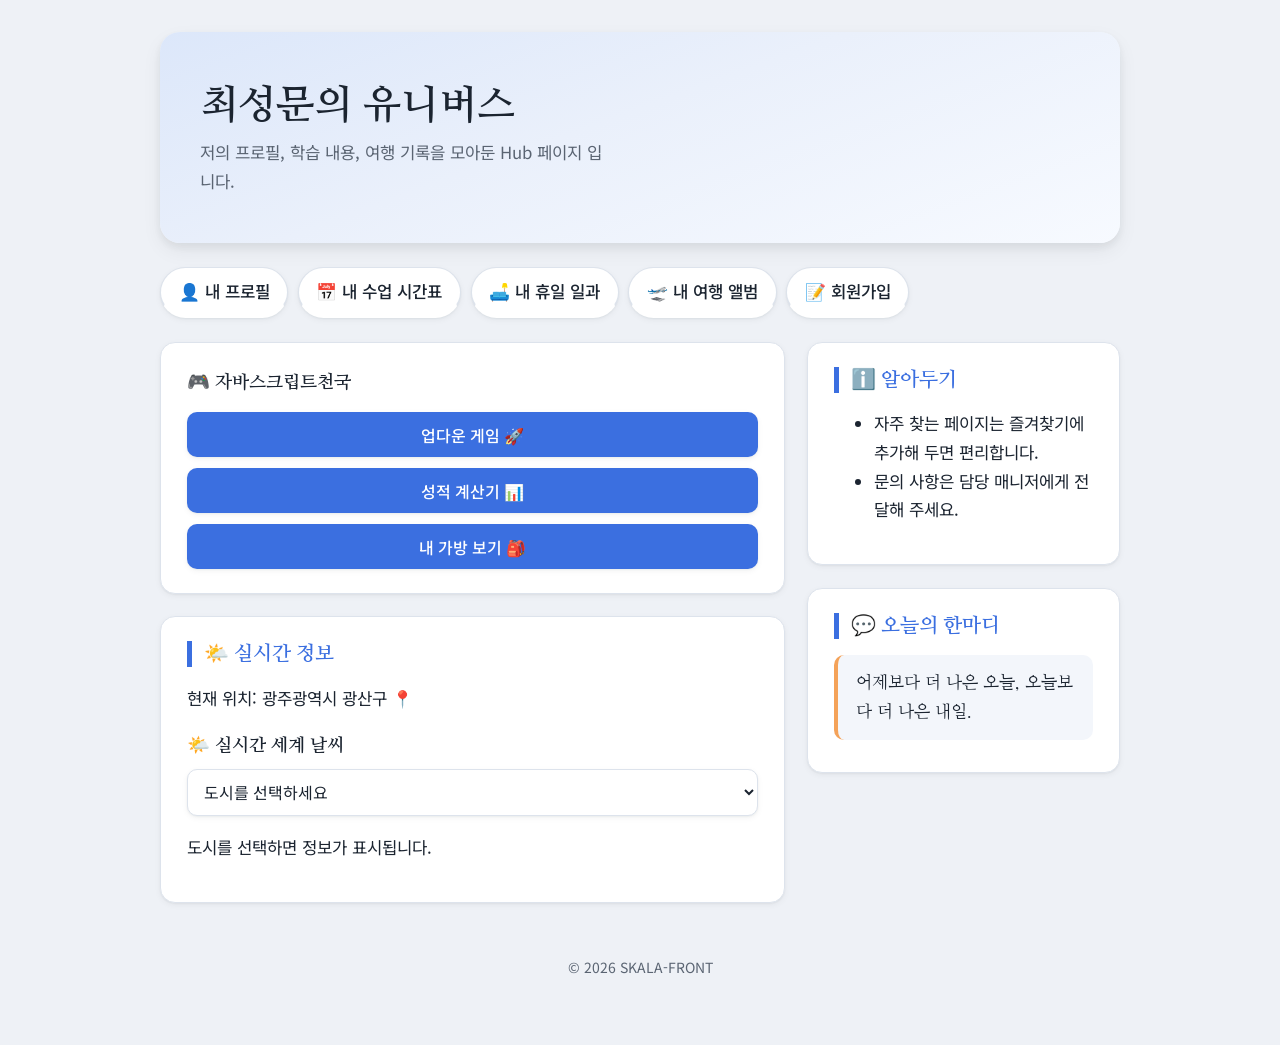
<file: html/index.html>
<!doctype html>
<html lang="ko">
  <head>
    <meta charset="UTF-8" />
    <meta name="viewport" content="width=device-width, initial-scale=1.0" />
    <title>Personal Hub</title>
    <link rel="preconnect" href="https://fonts.googleapis.com" />
    <link rel="preconnect" href="https://fonts.gstatic.com" crossorigin />
    <link
      href="https://fonts.googleapis.com/css2?family=Nanum+Myeongjo:wght@400;700&family=Noto+Sans+KR:wght@400;500;700&display=swap"
      rel="stylesheet"
    />
    <link rel="stylesheet" href="../css/style.css" />
  </head>
  <body>
    <div class="container">
      <header class="site-header">
        <h1>최성문의 유니버스</h1>
        <p>저의 프로필, 학습 내용, 여행 기록을 모아둔 Hub 페이지 입니다.</p>
      </header>

      <nav class="site-nav" aria-label="주요 메뉴">
        <ul>
          <li><a href="myProfile.html">👤 내 프로필</a></li>
          <li><a href="myClass.html">📅 내 수업 시간표</a></li>
          <li><a href="holiday.html">🛋️ 내 휴일 일과</a></li>
          <li><a href="myTrip.html">🛫 내 여행 앨범</a></li>
          <li><a href="signUp.html">📝 회원가입</a></li>
        </ul>
      </nav>

      <div class="content-layout">
        <main class="site-main">
          <article class="card">
            <section class="game-area">
              <h3>🎮 자바스크립트천국</h3>
              <button class="btn-submit" onclick="startGame()">
                업다운 게임 🚀
              </button>
              <button class="btn-submit" onclick="checkGrade()">
                성적 계산기 📊
              </button>
              <button class="btn-submit" onclick="showMyBag()">
                내 가방 보기 🎒
              </button>
            </section>
          </article>
          <article class="card">
            <h2>🌤️ 실시간 정보</h2>
            <p>현재 위치: 광주광역시 광산구 📍</p>
            <section>
              <h3>🌤️ 실시간 세계 날씨</h3>
              <select id="city-select">
                <option value="none">도시를 선택하세요</option>
                <option value="37.56,126.97">대한민국 서울 🇰🇷</option>
                <option value="35.67,139.65">일본 도쿄 🇯🇵</option>
                <option value="48.85,2.35">프랑스 파리 🇫🇷</option>
                <option value="custom">✏️ 직접 입력</option>
              </select>

              <!-- 직접 입력 모드에서만 쓰는 입력칸/버튼: 처음엔 hidden으로 숨김 -->
              <input
                type="text"
                id="city-input"
                placeholder="도시 이름 입력"
                hidden
              />
              <button type="button" id="search-btn" hidden>조회</button>

              <div id="weather-box">
                <p>도시를 선택하면 정보가 표시됩니다.</p>
              </div>
            </section>
          </article>
        </main>

        <aside class="site-aside" aria-label="부가 정보">
          <section>
            <h2>ℹ️ 알아두기</h2>
            <ul>
              <li>자주 찾는 페이지는 즐겨찾기에 추가해 두면 편리합니다.</li>
              <li>문의 사항은 담당 매니저에게 전달해 주세요.</li>
            </ul>
          </section>

          <section>
            <h2>💬 오늘의 한마디</h2>
            <blockquote>
              어제보다 더 나은 오늘, 오늘보다 더 나은 내일.
            </blockquote>
          </section>
        </aside>
      </div>

      <footer class="site-footer">
        <p><small>© 2026 SKALA-FRONT</small></p>
      </footer>
    </div>
    <script src="../script/upDown.js"></script>
    <script src="../script/grade.js"></script>
    <script src="../script/bag.js"></script>
    <script type="module" src="../script/realtimeInfo.js"></script>
  </body>
</html>
</file>
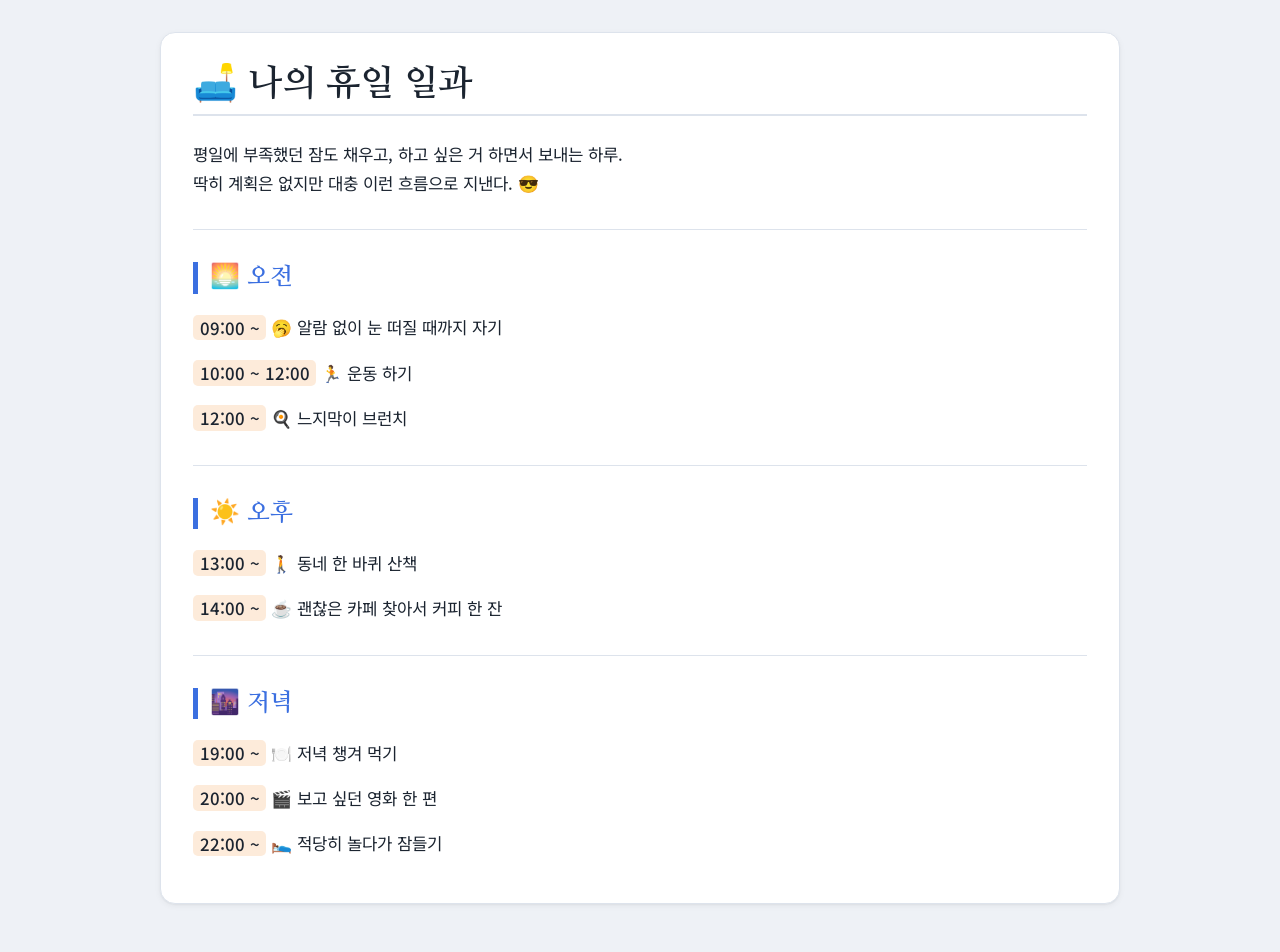
<file: html/holiday.html>
<!doctype html>
<html lang="ko">
  <head>
    <meta charset="UTF-8" />
    <meta name="viewport" content="width=device-width, initial-scale=1.0" />
    <title>Holiday</title>
    <link rel="preconnect" href="https://fonts.googleapis.com" />
    <link rel="preconnect" href="https://fonts.gstatic.com" crossorigin />
    <link
      href="https://fonts.googleapis.com/css2?family=Nanum+Myeongjo:wght@400;700&family=Noto+Sans+KR:wght@400;500;700&display=swap"
      rel="stylesheet"
    />
    <link rel="stylesheet" href="../css/style.css" />
  </head>
  <body>
    <div class="container">
      <main class="site-main">
        <h1>🛋️ 나의 휴일 일과</h1>
        <p>
          평일에 부족했던 잠도 채우고, 하고 싶은 거 하면서 보내는 하루.<br />
          딱히 계획은 없지만 대충 이런 흐름으로 지낸다. 😎
        </p>
        <hr />

        <h2>🌅 오전</h2>
        <p><mark>09:00 ~</mark> 🥱 알람 없이 눈 떠질 때까지 자기</p>
        <p><mark>10:00 ~ 12:00</mark> 🏃 운동 하기</p>
        <p><mark>12:00 ~</mark> 🍳 느지막이 브런치</p>

        <hr />
        <h2>☀️ 오후</h2>
        <p><mark>13:00 ~</mark> 🚶 동네 한 바퀴 산책</p>
        <p><mark>14:00 ~</mark> ☕ 괜찮은 카페 찾아서 커피 한 잔</p>

        <hr />
        <h2>🌆 저녁</h2>
        <p><mark>19:00 ~</mark> 🍽️ 저녁 챙겨 먹기</p>
        <p><mark>20:00 ~</mark> 🎬 보고 싶던 영화 한 편</p>
        <p><mark>22:00 ~</mark> 🛌 적당히 놀다가 잠들기</p>
      </main>
    </div>
  </body>
</html>
</file>
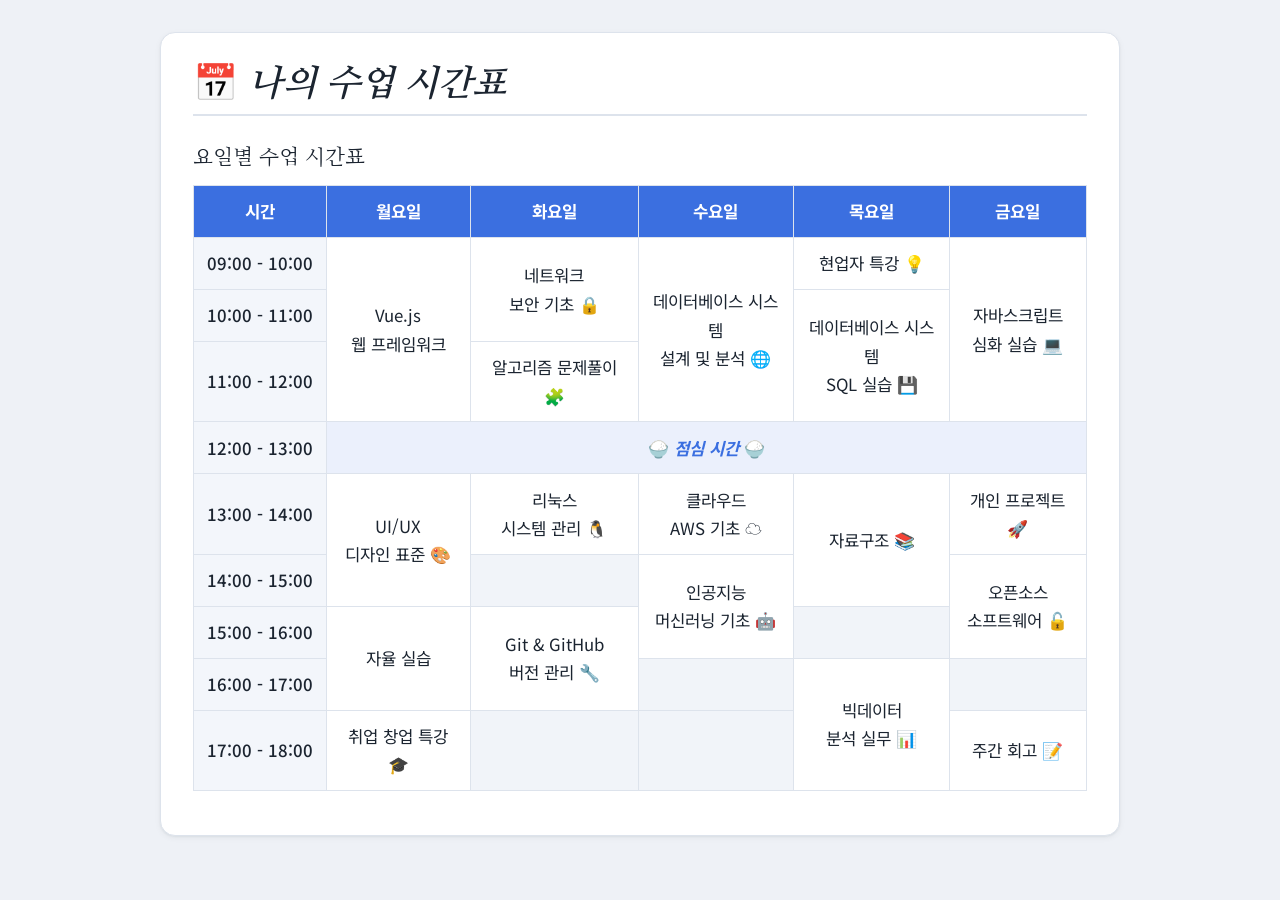
<file: html/myClass.html>
<!doctype html>
<html lang="ko">
  <head>
    <meta charset="UTF-8" />
    <meta name="viewport" content="width=device-width, initial-scale=1.0" />
    <title>나의 수업 시간표</title>
    <link rel="preconnect" href="https://fonts.googleapis.com" />
    <link rel="preconnect" href="https://fonts.gstatic.com" crossorigin />
    <link
      href="https://fonts.googleapis.com/css2?family=Nanum+Myeongjo:wght@400;700&family=Noto+Sans+KR:wght@400;500;700&display=swap"
      rel="stylesheet"
    />
    <link rel="stylesheet" href="../css/style.css" />
  </head>
  <body>
    <div class="container">
      <main class="site-main">
        <h1>📅 <em>나의 수업 시간표</em></h1>

        <div class="table-scroll">
          <table>
            <caption>
              요일별 수업 시간표
            </caption>
            <thead>
              <tr>
                <th scope="col">시간</th>
                <th scope="col">월요일</th>
                <th scope="col">화요일</th>
                <th scope="col">수요일</th>
                <th scope="col">목요일</th>
                <th scope="col">금요일</th>
              </tr>
            </thead>
            <tbody>
              <tr>
                <th scope="row">09:00 - 10:00</th>
                <td rowspan="3">Vue.js<br />웹 프레임워크</td>
                <td rowspan="2">네트워크<br />보안 기초 🔒</td>
                <td rowspan="3">데이터베이스 시스템<br />설계 및 분석 🌐</td>
                <td>현업자 특강 💡</td>
                <td rowspan="3">자바스크립트<br />심화 실습 💻</td>
              </tr>
              <tr>
                <th scope="row">10:00 - 11:00</th>
                <td rowspan="2">데이터베이스 시스템<br />SQL 실습 💾</td>
              </tr>
              <tr>
                <th scope="row">11:00 - 12:00</th>
                <td>알고리즘 문제풀이 🧩</td>
              </tr>
              <tr>
                <th scope="row">12:00 - 13:00</th>
                <td colspan="5" class="lunch">🍚 <em>점심 시간</em> 🍚</td>
              </tr>
              <tr>
                <th scope="row">13:00 - 14:00</th>
                <td rowspan="2">UI/UX<br />디자인 표준 🎨</td>
                <td>리눅스<br />시스템 관리 🐧</td>
                <td>클라우드<br />AWS 기초 ☁️</td>
                <td rowspan="2">자료구조 📚</td>
                <td>개인 프로젝트 🚀</td>
              </tr>
              <tr>
                <th scope="row">14:00 - 15:00</th>
                <td></td>
                <td rowspan="2">인공지능<br />머신러닝 기초 🤖</td>
                <td rowspan="2">오픈소스<br />소프트웨어 🔓</td>
              </tr>
              <tr>
                <th scope="row">15:00 - 16:00</th>
                <td rowspan="2">자율 실습</td>
                <td rowspan="2">Git & GitHub<br />버전 관리 🔧</td>
                <td></td>
              </tr>
              <tr>
                <th scope="row">16:00 - 17:00</th>
                <td></td>
                <td rowspan="2">빅데이터<br />분석 실무 📊</td>
                <td></td>
              </tr>
              <tr>
                <th scope="row">17:00 - 18:00</th>
                <td>취업 창업 특강 🎓</td>
                <td></td>
                <td></td>
                <td>주간 회고 📝</td>
              </tr>
            </tbody>
          </table>
        </div>
      </main>
    </div>
  </body>
</html>
</file>
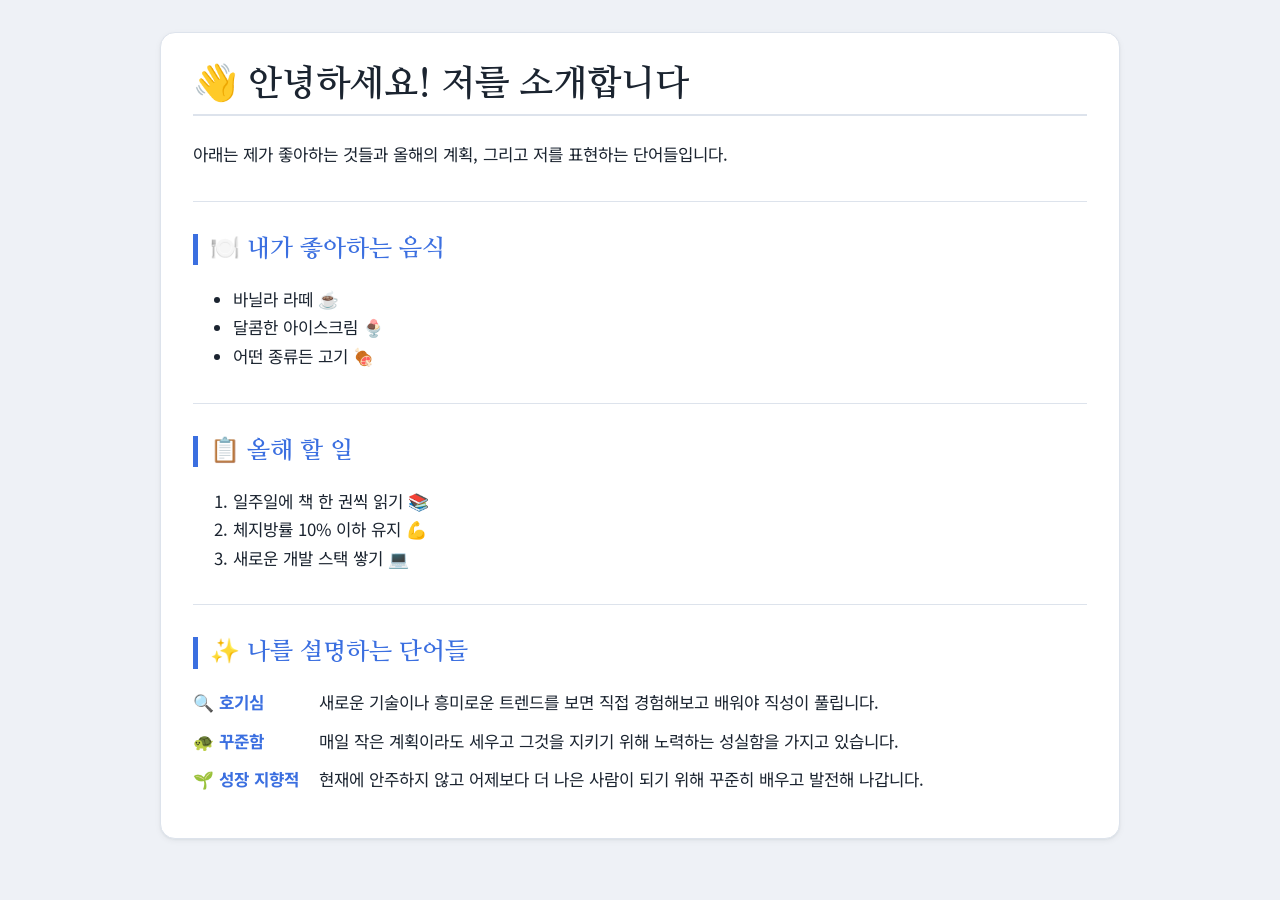
<file: html/myProfile.html>
<!doctype html>
<html lang="ko">
  <head>
    <meta charset="UTF-8" />
    <meta name="viewport" content="width=device-width, initial-scale=1.0" />
    <title>My Profile</title>
    <link rel="preconnect" href="https://fonts.googleapis.com" />
    <link rel="preconnect" href="https://fonts.gstatic.com" crossorigin />
    <link
      href="https://fonts.googleapis.com/css2?family=Nanum+Myeongjo:wght@400;700&family=Noto+Sans+KR:wght@400;500;700&display=swap"
      rel="stylesheet"
    />
    <link rel="stylesheet" href="../css/style.css" />
  </head>
  <body>
    <div class="container">
      <main class="site-main">
        <h1>👋 안녕하세요! 저를 소개합니다</h1>
        <p>
          아래는 제가 좋아하는 것들과 올해의 계획, 그리고 저를 표현하는
          단어들입니다.
        </p>

        <hr />
        <h2>🍽️ 내가 좋아하는 음식</h2>
        <ul>
          <li>바닐라 라떼 ☕</li>
          <li>달콤한 아이스크림 🍨</li>
          <li>어떤 종류든 고기 🍖</li>
        </ul>
        <hr />

        <h2>📋 올해 할 일</h2>
        <ol>
          <li>일주일에 책 한 권씩 읽기 📚</li>
          <li>체지방률 10% 이하 유지 💪</li>
          <li>새로운 개발 스택 쌓기 💻</li>
        </ol>
        <hr />

        <h2>✨ 나를 설명하는 단어들</h2>
        <dl class="profile-terms">
          <dt>🔍 호기심</dt>
          <dd>
            새로운 기술이나 흥미로운 트렌드를 보면 직접 경험해보고 배워야 직성이
            풀립니다.
          </dd>
          <dt>🐢 꾸준함</dt>
          <dd>
            매일 작은 계획이라도 세우고 그것을 지키기 위해 노력하는 성실함을
            가지고 있습니다.
          </dd>
          <dt>🌱 성장 지향적</dt>
          <dd>
            현재에 안주하지 않고 어제보다 더 나은 사람이 되기 위해 꾸준히 배우고
            발전해 나갑니다.
          </dd>
        </dl>
      </main>
    </div>
  </body>
</html>
</file>
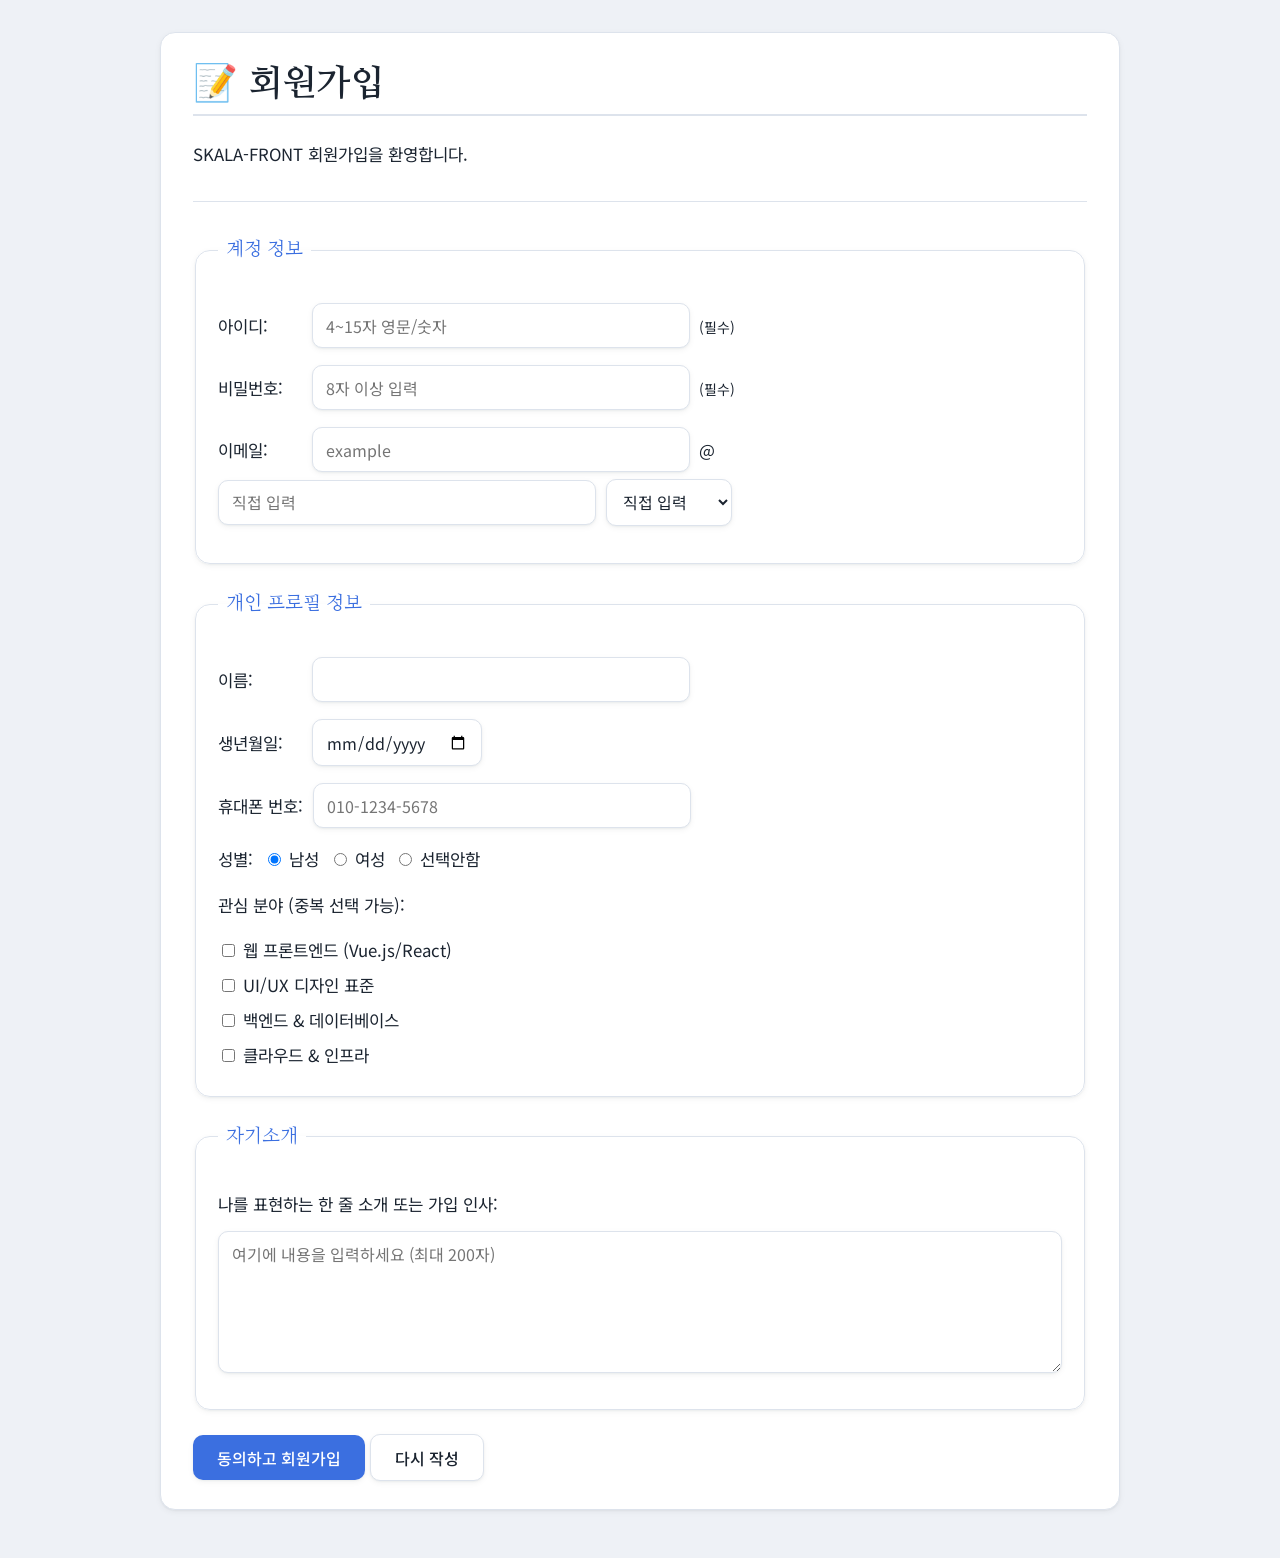
<file: html/signUp.html>
<!doctype html>
<html lang="ko">
  <head>
    <meta charset="UTF-8" />
    <meta name="viewport" content="width=device-width, initial-scale=1.0" />
    <title>회원가입</title>
    <link rel="preconnect" href="https://fonts.googleapis.com" />
    <link rel="preconnect" href="https://fonts.gstatic.com" crossorigin />
    <link
      href="https://fonts.googleapis.com/css2?family=Nanum+Myeongjo:wght@400;700&family=Noto+Sans+KR:wght@400;500;700&display=swap"
      rel="stylesheet"
    />
    <link rel="stylesheet" href="../css/style.css" />
  </head>
  <body>
    <div class="container">
      <main class="site-main">
        <h1>📝 회원가입</h1>
        <p>SKALA-FRONT 회원가입을 환영합니다.</p>
        <hr />
        <form action="signUpResult.html" method="get">
          <fieldset>
            <legend>계정 정보</legend>
            <p>
              <label for="userId">아이디: </label>
              <input
                type="text"
                id="userId"
                name="userId"
                minlength="4"
                maxlength="15"
                required
                placeholder="4~15자 영문/숫자"
              />
              <small>(필수)</small>
            </p>
            <p>
              <label for="userPw">비밀번호: </label>
              <input
                type="password"
                id="userPw"
                name="userPw"
                minlength="8"
                required
                placeholder="8자 이상 입력"
              />
              <small>(필수)</small>
            </p>
            <p>
              <label for="userEmail">이메일: </label>
              <input
                type="text"
                id="userEmail"
                name="userEmail"
                placeholder="example"
              />
              @
              <input
                type="text"
                id="emailDomain"
                name="emailDomain"
                placeholder="직접 입력"
              />
              <select id="emailDomainSelect">
                <option value="direct">직접 입력</option>
                <option value="naver.com">naver.com</option>
                <option value="gmail.com">gmail.com</option>
                <option value="daum.net">daum.net</option>
              </select>
            </p>
          </fieldset>
          <fieldset>
            <legend>개인 프로필 정보</legend>
            <p>
              <label for="userName">이름: </label>
              <input type="text" id="userName" name="userName" required />
            </p>
            <p>
              <label for="userBirth">생년월일: </label>
              <input type="date" id="userBirth" name="userBirth" />
            </p>
            <p>
              <label for="userPhone">휴대폰 번호: </label>
              <input
                type="tel"
                id="userPhone"
                name="userPhone"
                placeholder="010-1234-5678"
              />
            </p>
            <p>
              성별:
              <label
                ><input type="radio" name="gender" value="male" checked />
                남성</label
              >
              <label
                ><input type="radio" name="gender" value="female" /> 여성</label
              >
              <label
                ><input type="radio" name="gender" value="none" />
                선택안함</label
              >
            </p>
            <p>관심 분야 (중복 선택 가능):</p>
            <div class="check-list">
              <label
                ><input type="checkbox" name="interest" value="frontend" /> 웹
                프론트엔드 (Vue.js/React)</label
              >
              <label
                ><input type="checkbox" name="interest" value="uiux" /> UI/UX
                디자인 표준</label
              >
              <label
                ><input type="checkbox" name="interest" value="backend" />
                백엔드 & 데이터베이스</label
              >
              <label
                ><input type="checkbox" name="interest" value="devops" />
                클라우드 & 인프라</label
              >
            </div>
          </fieldset>
          <fieldset>
            <legend>자기소개</legend>
            <p>
              <label class="field-label" for="intro"
                >나를 표현하는 한 줄 소개 또는 가입 인사:</label
              >
              <textarea
                id="intro"
                name="intro"
                rows="5"
                cols="50"
                placeholder="여기에 내용을 입력하세요 (최대 200자)"
              ></textarea>
            </p>
          </fieldset>
          <input type="submit" value="동의하고 회원가입" />
          <input type="reset" value="다시 작성" />
        </form>
      </main>
    </div>
    <script src="../script/signUp.js"></script>
  </body>
</html>
</file>
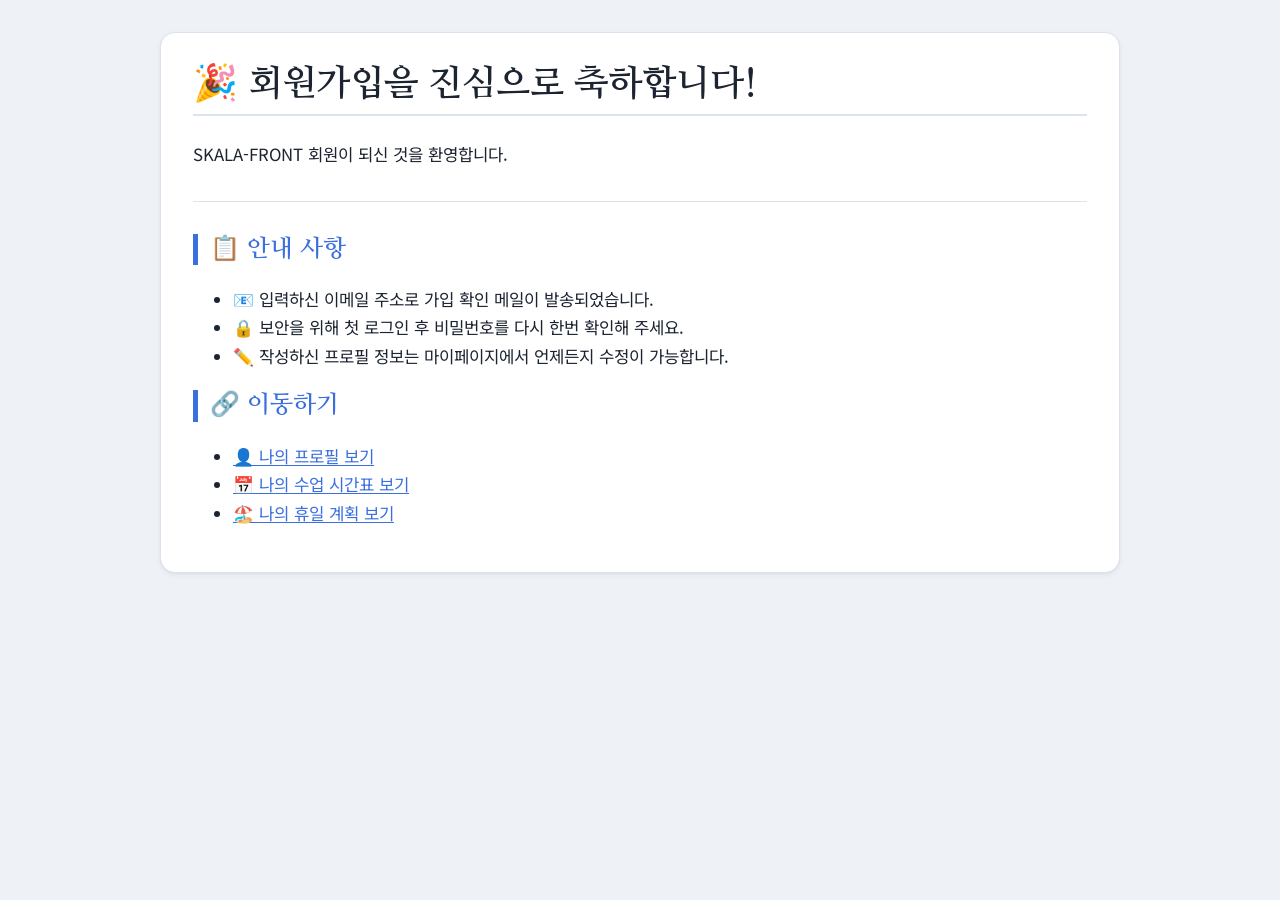
<file: html/signUpResult.html>
<!doctype html>
<html lang="ko">
  <head>
    <meta charset="UTF-8" />
    <meta name="viewport" content="width=device-width, initial-scale=1.0" />
    <title>회원가입 결과</title>
    <link rel="preconnect" href="https://fonts.googleapis.com" />
    <link rel="preconnect" href="https://fonts.gstatic.com" crossorigin />
    <link
      href="https://fonts.googleapis.com/css2?family=Nanum+Myeongjo:wght@400;700&family=Noto+Sans+KR:wght@400;500;700&display=swap"
      rel="stylesheet"
    />
    <link rel="stylesheet" href="../css/style.css" />
  </head>
  <body>
    <div class="container">
      <main class="site-main">
        <h1>🎉 회원가입을 진심으로 축하합니다!</h1>
        <p>SKALA-FRONT 회원이 되신 것을 환영합니다.</p>
        <hr />

        <h2>📋 안내 사항</h2>
        <ul>
          <li>📧 입력하신 이메일 주소로 가입 확인 메일이 발송되었습니다.</li>
          <li>🔒 보안을 위해 첫 로그인 후 비밀번호를 다시 한번 확인해 주세요.</li>
          <li>
            ✏️ 작성하신 프로필 정보는 마이페이지에서 언제든지 수정이 가능합니다.
          </li>
        </ul>

        <h2>🔗 이동하기</h2>
        <ul>
          <li><a href="myProfile.html">👤 나의 프로필 보기</a></li>
          <li><a href="myClass.html">📅 나의 수업 시간표 보기</a></li>
          <li><a href="holiday.html">🏖️ 나의 휴일 계획 보기</a></li>
        </ul>
      </main>
    </div>
  </body>
</html>
</file>
<file: css/style.css>
/* [AI-assisted] Claude로 "대기권(Atmosphere)" 디자인 방향 초안을 만든 뒤 실제 사이트에 이식
   변경 사항: 무채색 회색 팔레트 → 청회색 캔버스 + 흰 카드 부양(그림자 3단계) + 파랑 주색/주황 포인트,
   히어로 그라데이션, 카드/시간표/폼 재스타일. HTML/JS는 수정하지 않고 CSS만 변경. */

:root {
  /* 글꼴 */
  --font-heading: "Nanum Myeongjo", serif;
  --font-body: "Noto Sans KR", sans-serif;

  /* 색 (대기권 팔레트) */
  --bg: #eef1f6; /* 연한 청회색 캔버스 */
  --surface: #ffffff; /* 카드/패널 */
  --ink: #1b2430; /* 본문 글자 */
  --muted: #5a6472; /* 보조 글자 */
  --primary: #3b6fe0; /* 주색(파랑) */
  --primary-dark: #3462cf; /* 주색 hover */
  --primary-soft: rgba(59, 111, 224, 0.1); /* 주색 옅은 배경(점심 셀 등) */
  --accent: #f4a259; /* 포인트(주황) — 아주 소량만 */
  --accent-soft: rgba(244, 162, 89, 0.22);
  --border: #dde3ec; /* 테두리 */
  --fill-soft: #f3f6fb; /* 행 머리글 등 옅은 채움 */
  --fill-empty: #f1f4f9; /* 빈 셀 */

  /* 모양 */
  --radius: 15px;
  --lift: cubic-bezier(0.2, 0.7, 0.3, 1);

  /* 그림자 3단계(elevation) — 이 시스템이 B의 시그니처 */
  --shadow-1: 0 1px 2px rgba(27, 36, 48, 0.05), 0 2px 6px rgba(27, 36, 48, 0.05);
  --shadow-2: 0 4px 10px rgba(27, 36, 48, 0.07), 0 8px 20px rgba(27, 36, 48, 0.06);
  --shadow-3: 0 10px 22px rgba(27, 36, 48, 0.09),
    0 20px 44px rgba(27, 36, 48, 0.1);
}

*,
*::before,
*::after {
  box-sizing: border-box;
}

body {
  margin: 0;
  padding: 2rem 1rem 3rem;
  font-family: var(--font-body);
  font-size: 1.05rem;
  line-height: 1.7;
  color: var(--ink);
  background-color: var(--bg);
  -webkit-font-smoothing: antialiased;
}

/* 재사용 키프레임 1개 — 카드/패널/히어로가 살짝 떠오르며 등장 */
@keyframes floatIn {
  from {
    opacity: 0;
    transform: translateY(14px);
  }
  to {
    opacity: 1;
    transform: translateY(0);
  }
}

h1,
h2 {
  font-family: var(--font-heading);
  color: var(--ink);
  line-height: 1.3;
}

h1 {
  font-size: 2.25rem;
  margin-top: 0;
  padding-bottom: 0.4rem;
  border-bottom: 2px solid var(--border);
}

h2 {
  font-size: 1.5rem;
  color: var(--primary);
  padding-left: 0.75rem;
  border-left: 5px solid var(--primary);
}

a {
  color: var(--primary);
  text-decoration: underline;
  text-underline-offset: 2px;
  transition:
    color 0.15s ease,
    background-color 0.15s ease;
}

a:hover {
  color: var(--primary-dark);
}

blockquote {
  margin: 0.5rem 0;
  padding: 0.85rem 1.1rem;
  background: var(--fill-soft);
  border-radius: 10px;
  border-left: 4px solid var(--accent);
  color: var(--ink);
  font-family: var(--font-heading);
}

hr {
  margin: 2rem 0;
  border: none;
  border-top: 1px solid var(--border);
}

/* ── 레이아웃 ────────────────────────────── */
/* 컨테이너는 "가운데 정렬"만 담당하고 캔버스가 비치도록 투명하게 둔다 */
.container {
  max-width: 960px;
  margin: 0 auto;
}

/* 카드가 없는 페이지(프로필·시간표·휴일·여행·회원가입…)의 본문을
   하나의 흰 패널로 감싼다. index의 site-main은 .content-layout 안에 있어
   .container의 "직계 자식"이 아니므로 여기 해당되지 않는다. */
.container > .site-main {
  background: var(--surface);
  border: 1px solid var(--border);
  border-radius: var(--radius);
  padding: 1.75rem 2rem;
  box-shadow: var(--shadow-1);
  animation: floatIn 0.6s var(--lift) both;
}

/* ── 히어로(메인 상단) ───────────────────── */
.site-header {
  background: linear-gradient(160deg, #dce7fa 0%, #eaf0fb 45%, #f7faff 100%);
  border-radius: 20px;
  padding: 3rem 2.5rem;
  margin-bottom: 1.5rem;
  box-shadow: var(--shadow-2);
  animation: floatIn 0.7s var(--lift) both;
}

.site-header h1 {
  border-bottom: none;
  padding-bottom: 0;
  margin-bottom: 0.4rem;
  font-size: 2.5rem;
}

.site-header p {
  margin: 0;
  color: var(--muted);
  max-width: 46ch;
}

/* ── 내비게이션(알약형) ──────────────────── */
.site-nav {
  margin-bottom: 1.5rem;
}

.site-nav ul {
  list-style: none;
  margin: 0;
  padding: 0;
  display: flex;
  flex-wrap: wrap;
  gap: 0.6rem;
}

.site-nav li {
  margin: 0;
}

.site-nav a {
  display: inline-block;
  padding: 0.55rem 1.1rem;
  background-color: var(--surface);
  border: 1px solid var(--border);
  border-bottom: 3px solid transparent;
  border-radius: 999px;
  box-shadow: var(--shadow-1);
  text-decoration: none;
  color: var(--ink);
  font-weight: 500;
  transition:
    transform 0.25s var(--lift),
    box-shadow 0.25s var(--lift),
    border-color 0.25s ease,
    color 0.2s ease;
}

.site-nav a:hover {
  transform: translateY(-2px);
  box-shadow: var(--shadow-2);
  color: var(--primary);
}

/* 현재 위치 표시: 주황 밑줄 + 파랑 글자 (포인트색 절제 사용) */
.site-nav a.is-active,
.site-nav a[aria-current="page"] {
  border-bottom-color: var(--accent);
  color: var(--primary);
  font-weight: 700;
}

.content-layout {
  display: flex;
  gap: 1.4rem;
  align-items: flex-start;
}

.content-layout .site-main {
  flex: 2 1 0;
  min-width: 0;
  display: flex;
  flex-direction: column;
  gap: 1.4rem;
}

.content-layout .site-aside {
  flex: 1 1 0;
  min-width: 0;
  display: flex;
  flex-direction: column;
  gap: 1.4rem;
}

.site-footer {
  display: flex;
  justify-content: center;
  margin-top: 2rem;
  color: var(--muted);
}

/* ── 카드 ────────────────────────────────── */
/* index 본문 카드(.card)와 사이드바 섹션(.site-aside section)을 함께 카드로 */
.card,
.site-aside section {
  padding: 1.5rem 1.6rem;
  background-color: var(--surface);
  border: 1px solid var(--border);
  border-radius: var(--radius);
  box-shadow: var(--shadow-1);
  transition:
    transform 0.3s var(--lift),
    box-shadow 0.3s var(--lift);
  animation: floatIn 0.6s var(--lift) both;
}

.card:hover,
.site-aside section:hover {
  transform: translateY(-4px);
  box-shadow: var(--shadow-3);
}

.card h2,
.site-aside section h2 {
  margin-top: 0;
  font-size: 1.25rem;
}

.card h3 {
  margin: 0;
  font-family: var(--font-heading);
  font-size: 1.15rem;
  color: var(--ink);
}

.muted {
  color: var(--muted);
  font-size: 0.95rem;
}

/* ── 여행 사진 카드 ──────────────────────── */
.trip-photos {
  display: grid;
  grid-template-columns: repeat(3, 1fr);
  gap: 1rem;
  align-items: center;
}

.trip-card {
  margin: 0;
  padding: 1rem;
  background-color: var(--surface);
  border: 1px solid var(--border);
  border-radius: var(--radius);
  box-shadow: var(--shadow-1);
  text-align: center;
  overflow: hidden;
  transition:
    transform 0.3s var(--lift),
    box-shadow 0.3s var(--lift);
}

.trip-card:hover {
  transform: translateY(-4px);
  box-shadow: var(--shadow-3);
}

.trip-card img {
  display: block;
  max-width: 100%;
  margin: 0 auto;
  border-radius: 8px;
  transition: transform 0.3s ease;
}

.trip-card:hover img {
  transform: scale(1.06);
}

.trip-card .trip-caption {
  display: block;
  margin-top: 0.6rem;
  color: var(--muted);
}

/* ── 프로필 정의 목록 ────────────────────── */
.profile-terms {
  display: grid;
  grid-template-columns: max-content 1fr;
  gap: 0.6rem 1.25rem;
  align-items: baseline;
}

.profile-terms dt {
  font-weight: 700;
  color: var(--primary);
}

.profile-terms dd {
  margin: 0;
}

/* ── 미디어(휴일 강조 표시 포함) ─────────── */
mark {
  background: var(--accent-soft);
  color: var(--ink);
  padding: 0.05em 0.4em;
  border-radius: 5px;
  font-weight: 500;
}

figure {
  margin: 1.5rem 0;
}

video,
audio {
  max-width: 100%;
}

video {
  display: block;
  border-radius: 10px;
}

audio {
  width: 100%;
}

figcaption {
  margin-top: 0.5rem;
  color: var(--muted);
}

/* ── 표(시간표) ──────────────────────────── */
.table-scroll {
  margin: 1rem 0;
  overflow-x: auto;
}

table {
  width: 100%;
  border-collapse: collapse;
  background-color: var(--surface);
}

caption {
  margin-bottom: 0.6rem;
  font-family: var(--font-heading);
  font-size: 1.3rem;
  text-align: left;
  color: var(--ink);
}

th,
td {
  padding: 0.7rem 0.8rem;
  border: 1px solid var(--border);
  text-align: center;
  vertical-align: middle;
}

thead th {
  background-color: var(--primary);
  color: #fff;
}

tbody th {
  background-color: var(--fill-soft);
  color: var(--ink);
  font-weight: 500;
  white-space: nowrap;
}

/* 빈 시간대: 아주 옅은 채움 / 점심: 주색 옅은 배경 */
td:empty {
  background-color: var(--fill-empty);
}

.lunch {
  background-color: var(--primary-soft);
  color: var(--primary);
  font-weight: 700;
}

/* ── 폼 ──────────────────────────────────── */
input[type="text"],
input[type="password"],
input[type="date"],
input[type="tel"],
textarea,
select {
  padding: 0.6rem 0.8rem;
  font-family: inherit;
  font-size: 1rem;
  color: var(--ink);
  border: 1px solid var(--border);
  border-radius: 10px;
  background-color: var(--surface);
  box-shadow: var(--shadow-1);
}

textarea {
  width: 100%;
}

input:focus,
textarea:focus,
select:focus {
  outline: none;
  border-color: var(--primary);
  box-shadow: 0 0 0 3px var(--primary-soft);
}

fieldset {
  margin-bottom: 1.5rem;
  padding: 1.25rem 1.4rem;
  border: 1px solid var(--border);
  border-radius: var(--radius);
  background-color: var(--surface);
  box-shadow: var(--shadow-1);
}

legend {
  padding: 0 0.5rem;
  font-family: var(--font-heading);
  font-size: 1.2rem;
  color: var(--primary);
}

form p {
  display: flex;
  flex-wrap: wrap;
  align-items: baseline;
  gap: 0.4rem 0.6rem;
}

form p > label[for] {
  min-width: 84px;
}

.field-label {
  display: block;
  flex-basis: 100%;
  margin-bottom: 0.4rem;
}

.check-list label {
  display: block;
  margin-bottom: 0.4rem;
}

/* ── 버튼 ────────────────────────────────── */
input[type="submit"],
input[type="reset"],
button {
  padding: 0.65rem 1.5rem;
  font-family: inherit;
  font-size: 1rem;
  font-weight: 500;
  border-radius: 10px;
  cursor: pointer;
  box-shadow: var(--shadow-1);
  transition:
    transform 0.25s var(--lift),
    box-shadow 0.25s var(--lift),
    background-color 0.2s ease;
}

input[type="submit"],
.btn-submit {
  border: none;
  background-color: var(--primary);
  color: #fff;
}

input[type="submit"]:hover,
.btn-submit:hover {
  background-color: var(--primary-dark);
  transform: translateY(-2px);
  box-shadow: var(--shadow-3);
}

input[type="reset"] {
  border: 1px solid var(--border);
  background-color: var(--surface);
  color: var(--ink);
}

input[type="reset"]:hover {
  background-color: var(--fill-soft);
  transform: translateY(-2px);
  box-shadow: var(--shadow-2);
}

/* ── 게임 영역 / 날씨 위젯 ───────────────── */
.game-area {
  display: flex;
  flex-direction: column;
  gap: 0.7rem;
  align-items: stretch;
}

.game-area h3 {
  margin: 0 0 0.2rem;
}

.game-area .btn-submit {
  width: 100%;
}

#city-select {
  width: 100%;
  margin-top: 0.5rem;
}

.weather-result {
  margin-top: 0.8rem;
  padding: 1rem 1.2rem;
  background-color: #f7faff;
  border: 1px solid var(--border);
  border-radius: 12px;
  box-shadow: var(--shadow-1);
}

.weather-result h4 {
  margin: 0 0 0.5rem;
  font-family: var(--font-heading);
  color: var(--ink);
}

.weather-result p {
  margin: 0.3rem 0;
  color: var(--muted);
}

/* 날씨 수치만 주황 포인트로 강조 (포인트색의 대표적 사용처) */
.weather-result strong {
  color: var(--accent);
  font-weight: 700;
}

/* ── 접근성: 키보드 포커스 ──────────────── */
a:focus-visible,
button:focus-visible {
  outline: 3px solid var(--primary);
  outline-offset: 2px;
}

/* ── 에러 시 빨간 테두리 + 좌우 흔들림 ──── */
@keyframes shake {
  0%,
  100% {
    transform: translateX(0);
  }
  20%,
  60% {
    transform: translateX(-6px);
  }
  40%,
  80% {
    transform: translateX(6px);
  }
}

.shake {
  border: 2px solid #e03131 !important;
  animation: shake 0.4s ease;
}

/* ── 반응형 ──────────────────────────────── */
@media (max-width: 768px) {
  .content-layout {
    flex-direction: column;
  }

  .site-header {
    padding: 2.25rem 1.5rem;
  }

  .site-header h1 {
    font-size: 2rem;
  }

  .trip-photos {
    grid-template-columns: repeat(2, 1fr);
  }
}

@media (max-width: 480px) {
  body {
    padding: 1rem 0.75rem 2rem;
  }

  .container > .site-main {
    padding: 1.25rem;
  }

  h1 {
    font-size: 1.8rem;
  }

  .trip-photos {
    grid-template-columns: 1fr;
  }

  .profile-terms {
    grid-template-columns: 1fr;
    gap: 0.2rem 0;
  }
}

/* ── 모션 최소화 선호 ───────────────────── */
@media (prefers-reduced-motion: reduce) {
  *,
  *::before,
  *::after {
    animation: none !important;
    transition-duration: 0.01ms !important;
    transform: none !important;
  }
}
</file>
